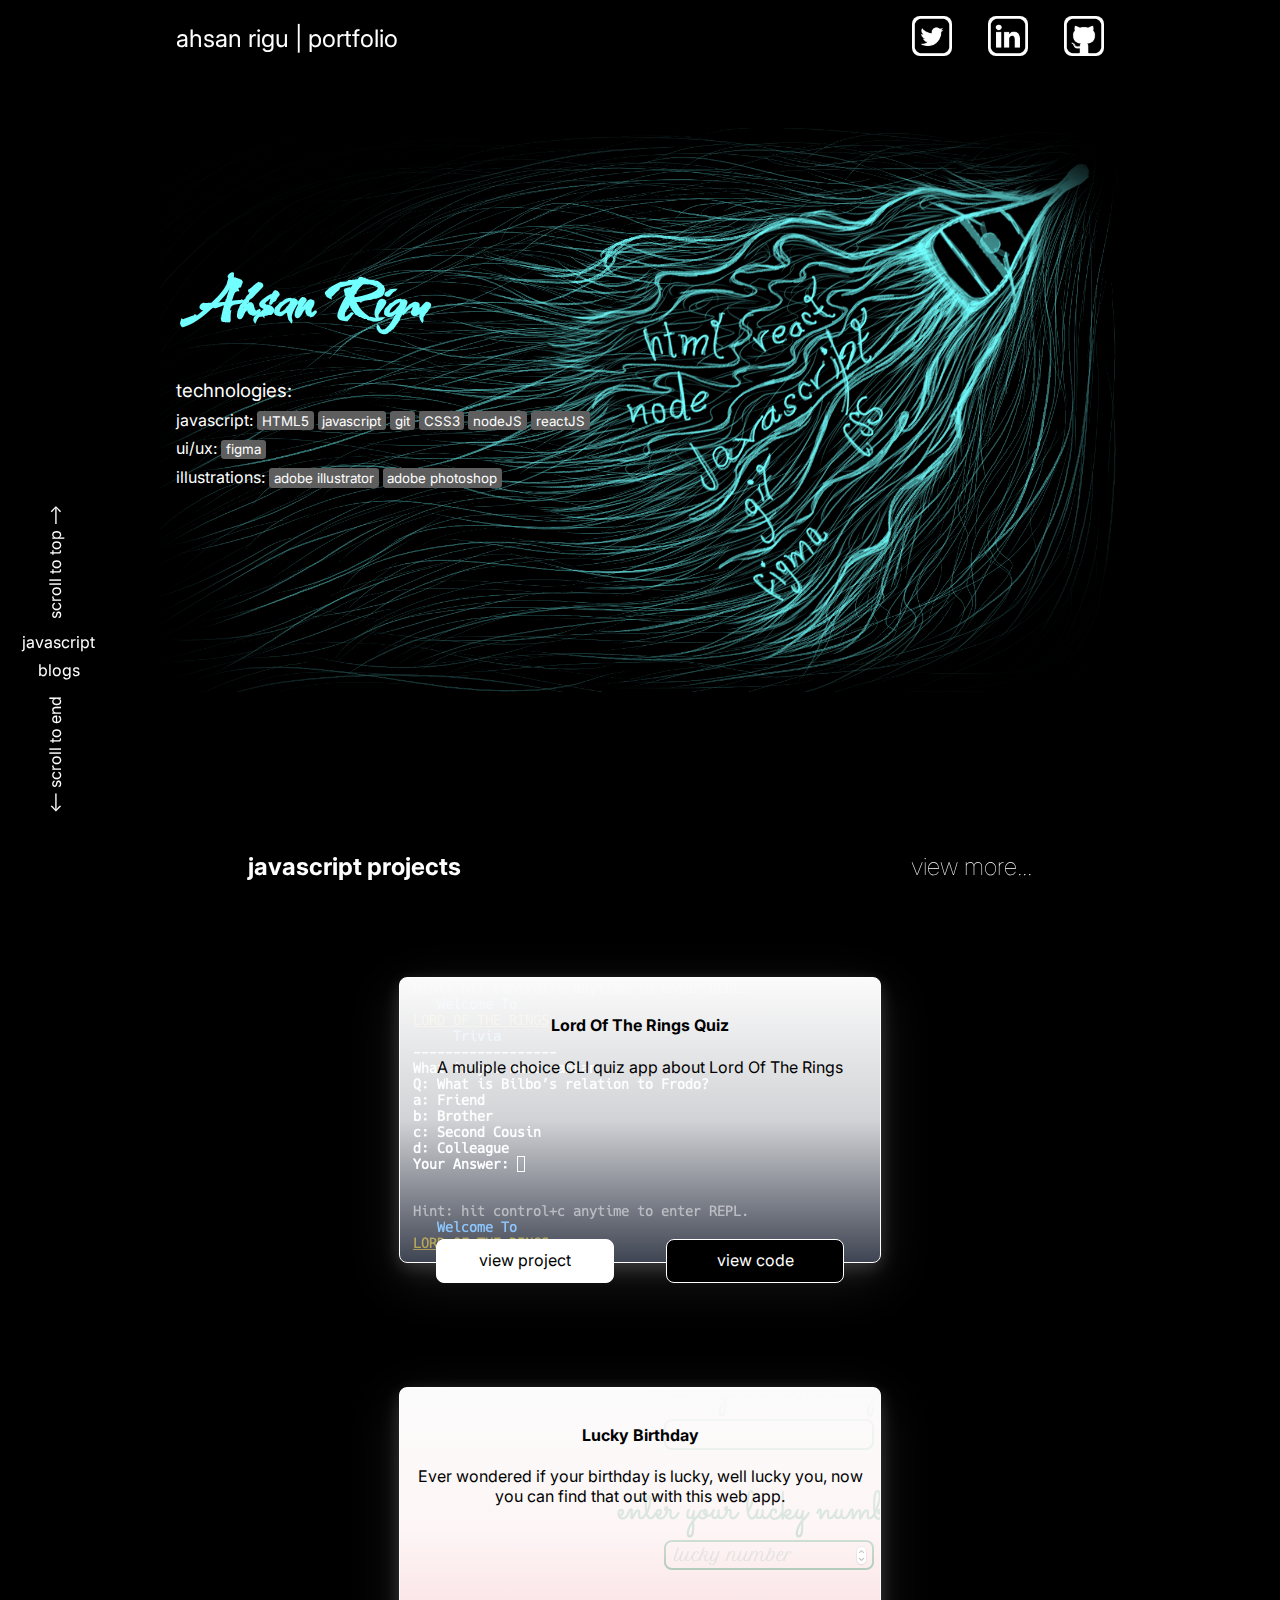
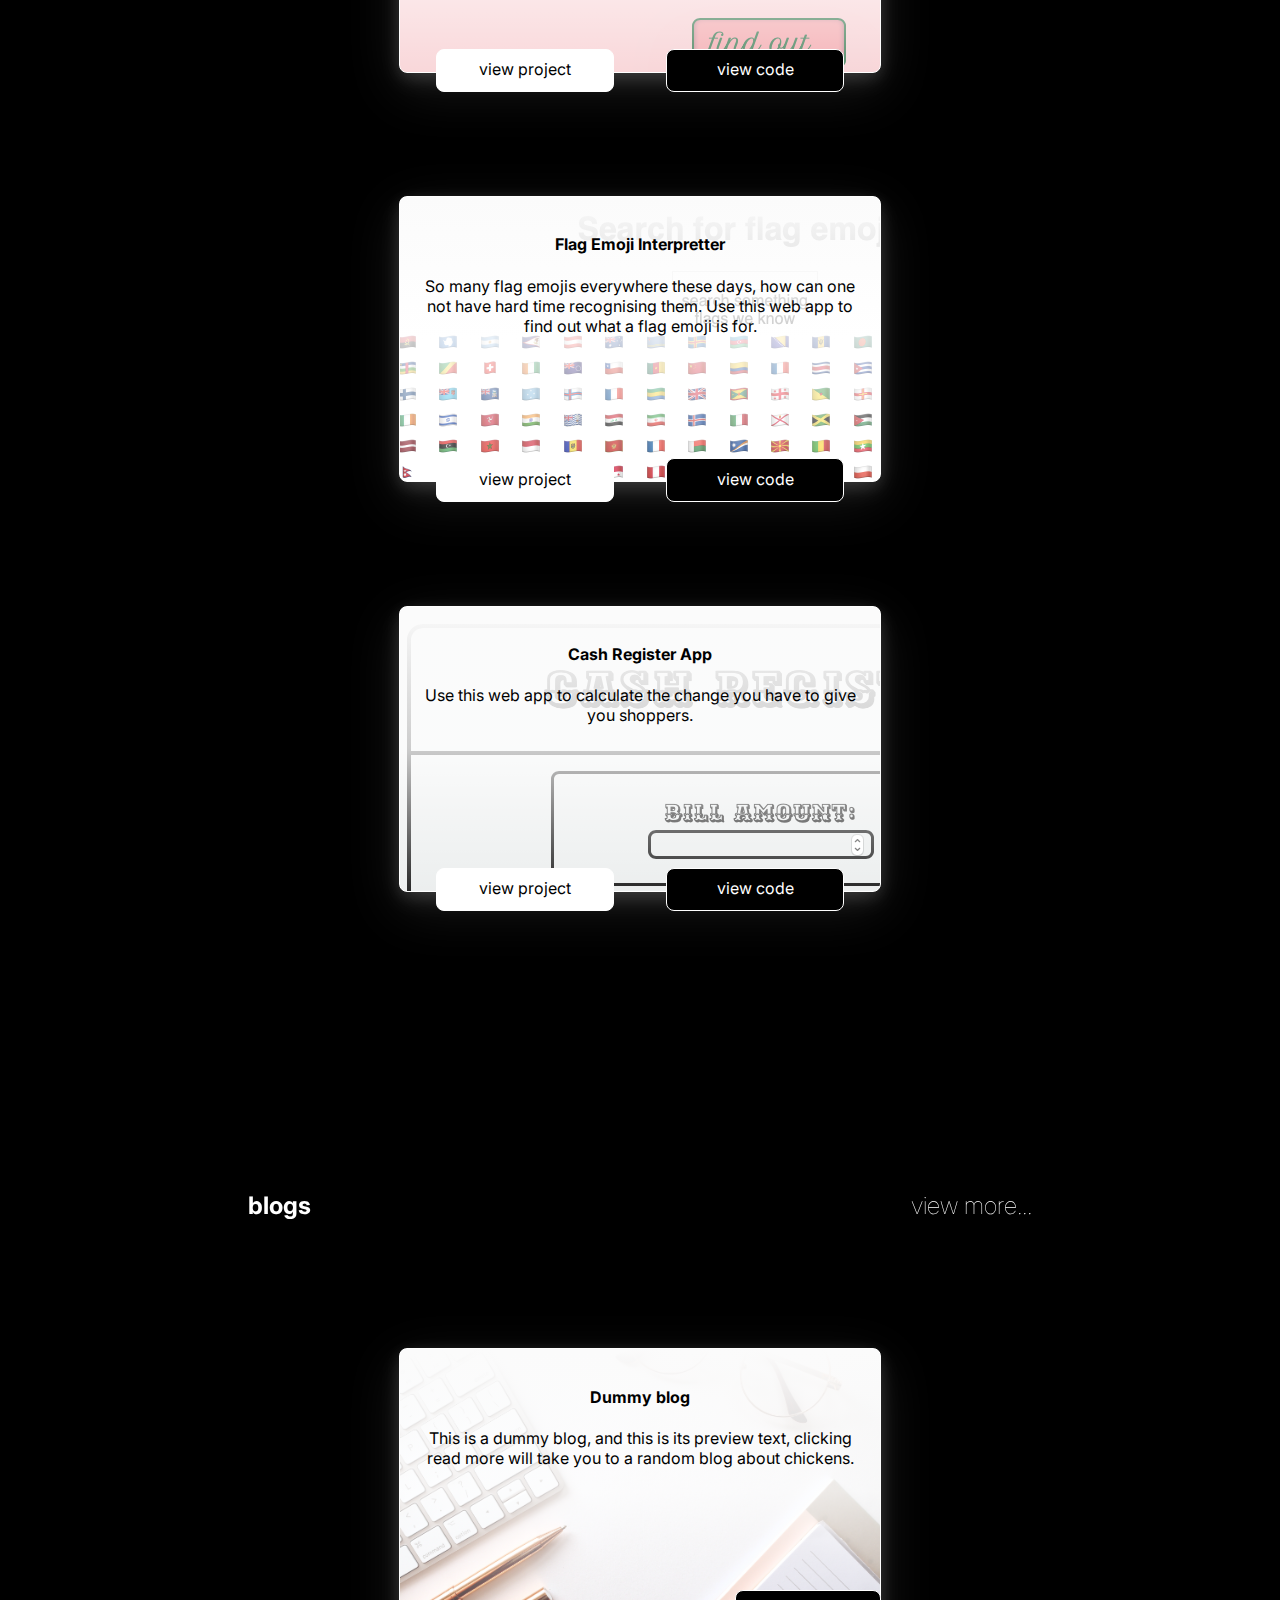
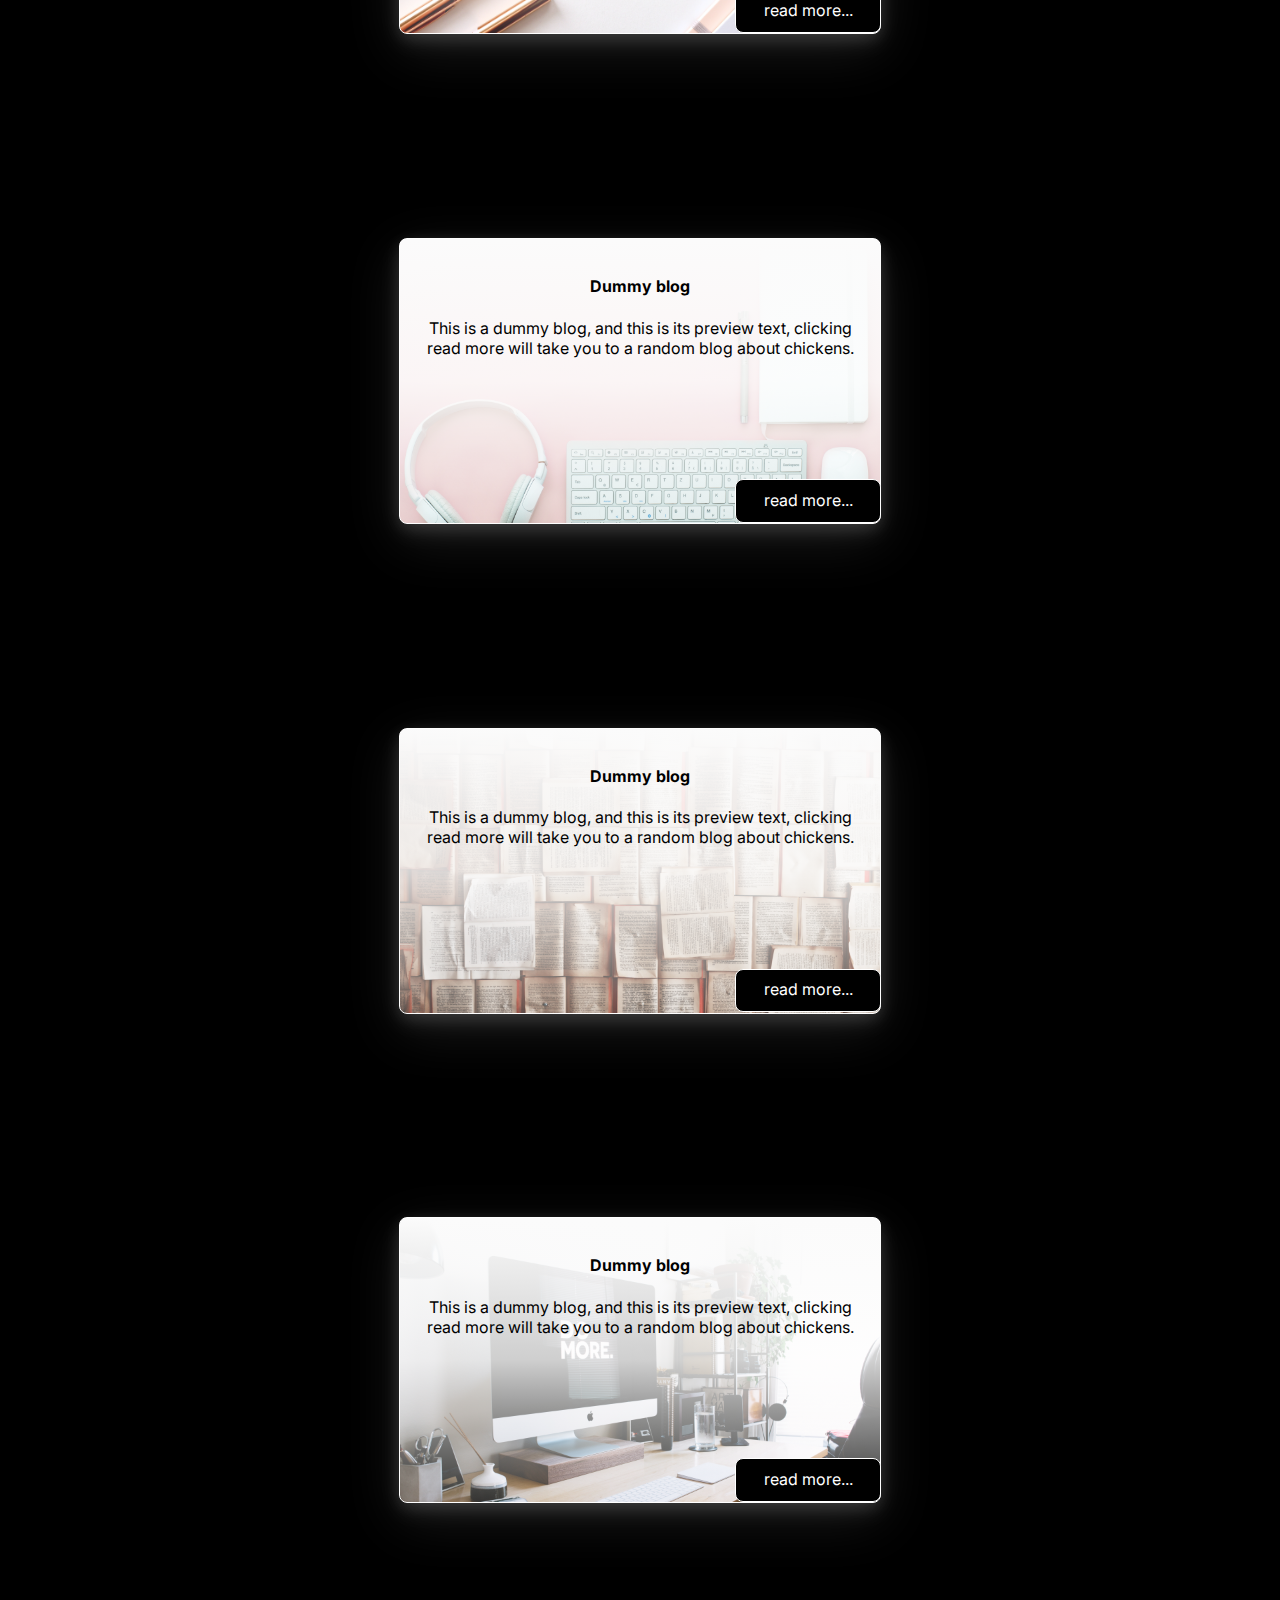
<file: index.html>
<!DOCTYPE html>
<html lang="en">
<head>
    <meta charset="UTF-8">
    <meta http-equiv="X-UA-Compatible" content="IE=edge">
    <meta name="viewport" content="width=device-width, initial-scale=1.0">
    <title>ahsan rigu | portfolio</title>
    <link rel="stylesheet" href="styles.css">
</head>
<body>
    <div id="top-scroll" class="scroll-assist"></div>
    <header class="top-bar container" id="top-scroll">
        <div class="container">
            <span class="brand button">ahsan rigu | portfolio</span>
            <span class="social-list">
                <ul class="list-no-bullets">
                    <li class="socials list-item-inline">
                        <a href="https://twitter.com/ahsan_coding" target="_blank">
                            <img src="Assets/twitter-logo.png" alt="twitter" >
                        </a>
                    </li>
                    <li class="socials list-item-inline">
                        <a href="https://www.linkedin.com/in/ahsan-rigu-b53621242/" target="_blank">
                            <img src="Assets/in-logo.png" alt="linkedin" >
                        </a>
                    </li>
                    <li class="socials list-item-inline">
                        <a href="https://github.com/ahsan-rigu" target="_blank">
                            <img src="Assets/github-logo.png" alt="github" >
                        </a>
                    </li>
                </ul>
            </span>     
        </div>
    </header>

    <nav class="nav-bar">
        <ul class="list-no-bullets">
            <li class="nav-pill-upwards nav-pill">
                <a href="#top-scroll">scroll to top --></a>
            </li>                   
            <li class="nav-pill">
                <a href="#javascript-scroll">javascript</a>
            </li>
            <li class="nav-pill">
                <a href="#blogs-scroll">blogs</a>
            </li>
            <!-- <li class="nav-pill">
                illustrations
            </li> -->
            <li class="nav-pill-downwards nav-pill">
                <a href="#footer-scroll"><-- scroll to end</a>
            </li>
        </ul>


    </nav>
    <div class="hero" style="background-image: url('/Assets/background-hero.png');">
        <div class="hero-info card">
            <h2 class="name">Ahsan Rigu</h2>
            <h3>technologies:</h3>
            <div class="tech-list">
                javascript:
                <span>
                    <ul class="list-no-bullets">
                        <li class="list-item-inline tech-pill">HTML5</li>
                        <li class="list-item-inline tech-pill">javascript</li>
                        <li class="list-item-inline tech-pill">git</li>
                        <li class="list-item-inline tech-pill">CSS3</li>
                        <li class="list-item-inline tech-pill">nodeJS</li>
                        <li class="list-item-inline tech-pill">reactJS</li>
                    </ul>
                </span>
            </div>
            <div class="tech-list">
                ui/ux:
                <span>
                    <ul class="list-no-bullets">
                        <li class="list-item-inline tech-pill">figma</li>
                    </ul>
                </span>
            </div>
            <div class="tech-list">
                illustrations:
                <span>
                    <ul class="list-no-bullets">
                        <li class="list-item-inline tech-pill">adobe illustrator</li>
                        <li class="list-item-inline tech-pill">adobe photoshop</li>
                    </ul>
                </span>
            </div>
            <!-- <button class="button button-secondary">
                ABOUT ME
            </button> -->
            
        
        </div>
        <div class="hero-graphics">

        </div>
    </div>
    
    <div class="project-overview">
        <div  id="javascript-scroll" class="scroll-assist"></div>
        <div class="javascript-projects">
            <h2 class="projects-heading">javascript projects <a class="view-more" href="/projects.html">view more...</a></h2>
            
            <section class="project-card">
                <div class="project-card-body" style="background-image: linear-gradient(to bottom, rgb(251, 251, 251), rgba(255, 255, 255, 0.8),  rgba(255, 255, 255, 0.151)),url('/Assets/project-images/lotr-quiz-cover.png');">
                    <h4>Lord Of The Rings Quiz</h4>
                    <p>A muliple choice CLI quiz app about Lord Of The Rings</p>
                </div>
                <div class="project-card-buttons">
                    <a class="button-primary button" href="https://replit.com/@ahsanrigu/markTwo?v=1" target="_blank">
                        view project
                    </a>
                    <a class="button-secondary button" href="https://replit.com/@ahsanrigu/markTwo#index.js" target="_blank">
                        view code
                    </a>

                </div>
            </section>

            <section class="project-card">
                <div class="project-card-body" style="background-image: linear-gradient(to bottom, rgb(251, 251, 251), rgba(255, 255, 255, 0.8),  rgba(255, 255, 255, 0.151)),url('/Assets/project-images/lucky-birthday-cover.png');">
                    <h4>Lucky Birthday</h4>
                    <p>Ever wondered if your birthday is lucky, well lucky you, now you can find that out with this web app.</p>
                </div>
                <div class="project-card-buttons">
                    <a class="button-primary button" href="https://lucky-birthday-ahsan.netlify.app" target="_blank">
                        view project
                    </a>
                    <a class="button-secondary button" href="https://github.com/ahsan-rigu/lucky-birthday-neog" target="_blank">
                        view code
                    </a>
                </div>
            </section>

            <section class="project-card">
                <div class="project-card-body" style="background-image: linear-gradient(to bottom, rgb(251, 251, 251), rgba(255, 255, 255, 0.8),  rgba(255, 255, 255, 0.151)),url('/Assets/project-images/flag-emoji-interpretor.png');">
                    <h4>Flag Emoji Interpretter</h4>
                    <p>So many flag emojis everywhere these days, how can one not have hard time recognising them. Use this web app to find out what a flag emoji is for.</p>
                </div>
                <div class="project-card-buttons">
                    <a class="button-primary button" href="https://y7l9hk.csb.app/" target="_blank">
                        view project
                    </a>
                    <a class="button-secondary button" href="https://codesandbox.io/s/flag-emoji-interpreter-neog-y7l9hk" target="_blank">
                        view code
                    </a>
                </div>
            </section>

            <section class="project-card">
                <div class="project-card-body" style="background-image: linear-gradient(to bottom, rgb(251, 251, 251), rgba(255, 255, 255, 0.8),  rgba(255, 255, 255, 0.151)),url('/Assets/project-images/cash-register.png');">
                    <h4>Cash Register App</h4>
                    <p>Use this web app to calculate the change you have to give you shoppers.</p>
                </div>
                <div class="project-card-buttons">
                    <a class="button-primary button" href="https://cash-register-ahsan.netlify.app" target="_blank">
                        view project
                    </a>
                    <a class="button-secondary button" href="https://github.com/ahsan-rigu/cash-register-neog" target="_blank">
                        view code
                    </a>
                </div>
            </section>

        </div>
        <div  id="blogs-scroll" class="scroll-assist"></div>
        <div class="blog-projects">
            <h2 class="projects-heading">blogs<a class="view-more" href="/blogs.html">view more...</a></h2>
            
            <section class="blogs-card">
                <div class="blogs-card-body" style="background-image: linear-gradient(to bottom, rgb(251, 251, 251), rgba(255, 255, 255, 0.8),  rgba(255, 255, 255, 0.15)),url('/Assets/project-images/blog-1.jpg');">
                    <h4>Dummy blog </h4>
                    <p>This is a dummy blog, and this is its preview text, clicking read more will take you to a random blog about chickens.</p>
                </div>
                <div class="blogs-card-buttons">
                    <a class="button-secondary button" href="https://www.tillysnest.com/2018/03/salmonella-backyard-chickens/" target="_blank">
                        read more...
                    </a>
                </div>
            </section>
            
            <section class="blogs-card">
                <div class="blogs-card-body" style="background-image: linear-gradient(to bottom, rgb(251, 251, 251), rgba(255, 255, 255, 0.8),  rgba(255, 255, 255, 0.15)),url('/Assets/project-images/blog-2.jpg');">
                    <h4>Dummy blog </h4>
                    <p>This is a dummy blog, and this is its preview text, clicking read more will take you to a random blog about chickens.</p>
                </div>
                <div class="blogs-card-buttons">
                    <a class="button-secondary button" href="https://www.tillysnest.com/2018/03/salmonella-backyard-chickens/" target="_blank">
                        read more...
                    </a>
                </div>
            </section>
            <section class="blogs-card">
                <div class="blogs-card-body" style="background-image: linear-gradient(to bottom, rgb(251, 251, 251), rgba(255, 255, 255, 0.8),  rgba(255, 255, 255, 0.15)),url('/Assets/project-images/blog-3.jpg');">
                    <h4>Dummy blog </h4>
                    <p>This is a dummy blog, and this is its preview text, clicking read more will take you to a random blog about chickens.</p>
                </div>
                <div class="blogs-card-buttons">
                    <a class="button-secondary button" href="https://www.tillysnest.com/2018/03/salmonella-backyard-chickens/" target="_blank">
                        read more...
                    </a>
                </div>
            </section>

            <section class="blogs-card">
                <div class="blogs-card-body" style="background-image: linear-gradient(to bottom, rgb(251, 251, 251), rgba(255, 255, 255, 0.8),  rgba(255, 255, 255, 0.151)),url('/Assets/project-images/blog-4.jpg');">
                    <h4>Dummy blog </h4>
                    <p>This is a dummy blog, and this is its preview text, clicking read more will take you to a random blog about chickens.</p>
                </div>
                <div class="blogs-card-buttons">
                    <a class="button-secondary button" href="https://www.tillysnest.com/2018/03/salmonella-backyard-chickens/" target="_blank">
                        read more...
                    </a>
                </div>
            </section>
        </div>
        
        <!-- <div class="illustration-projects">
            <h2 class="projects-heading">illustrations</h2>
            <button class="button-secondary">VIEW MORE</button>
        </div> -->

    </div>
    <footer class="footer" id="footer-scroll">
           
    </footer>
</body>
</html>
</file>
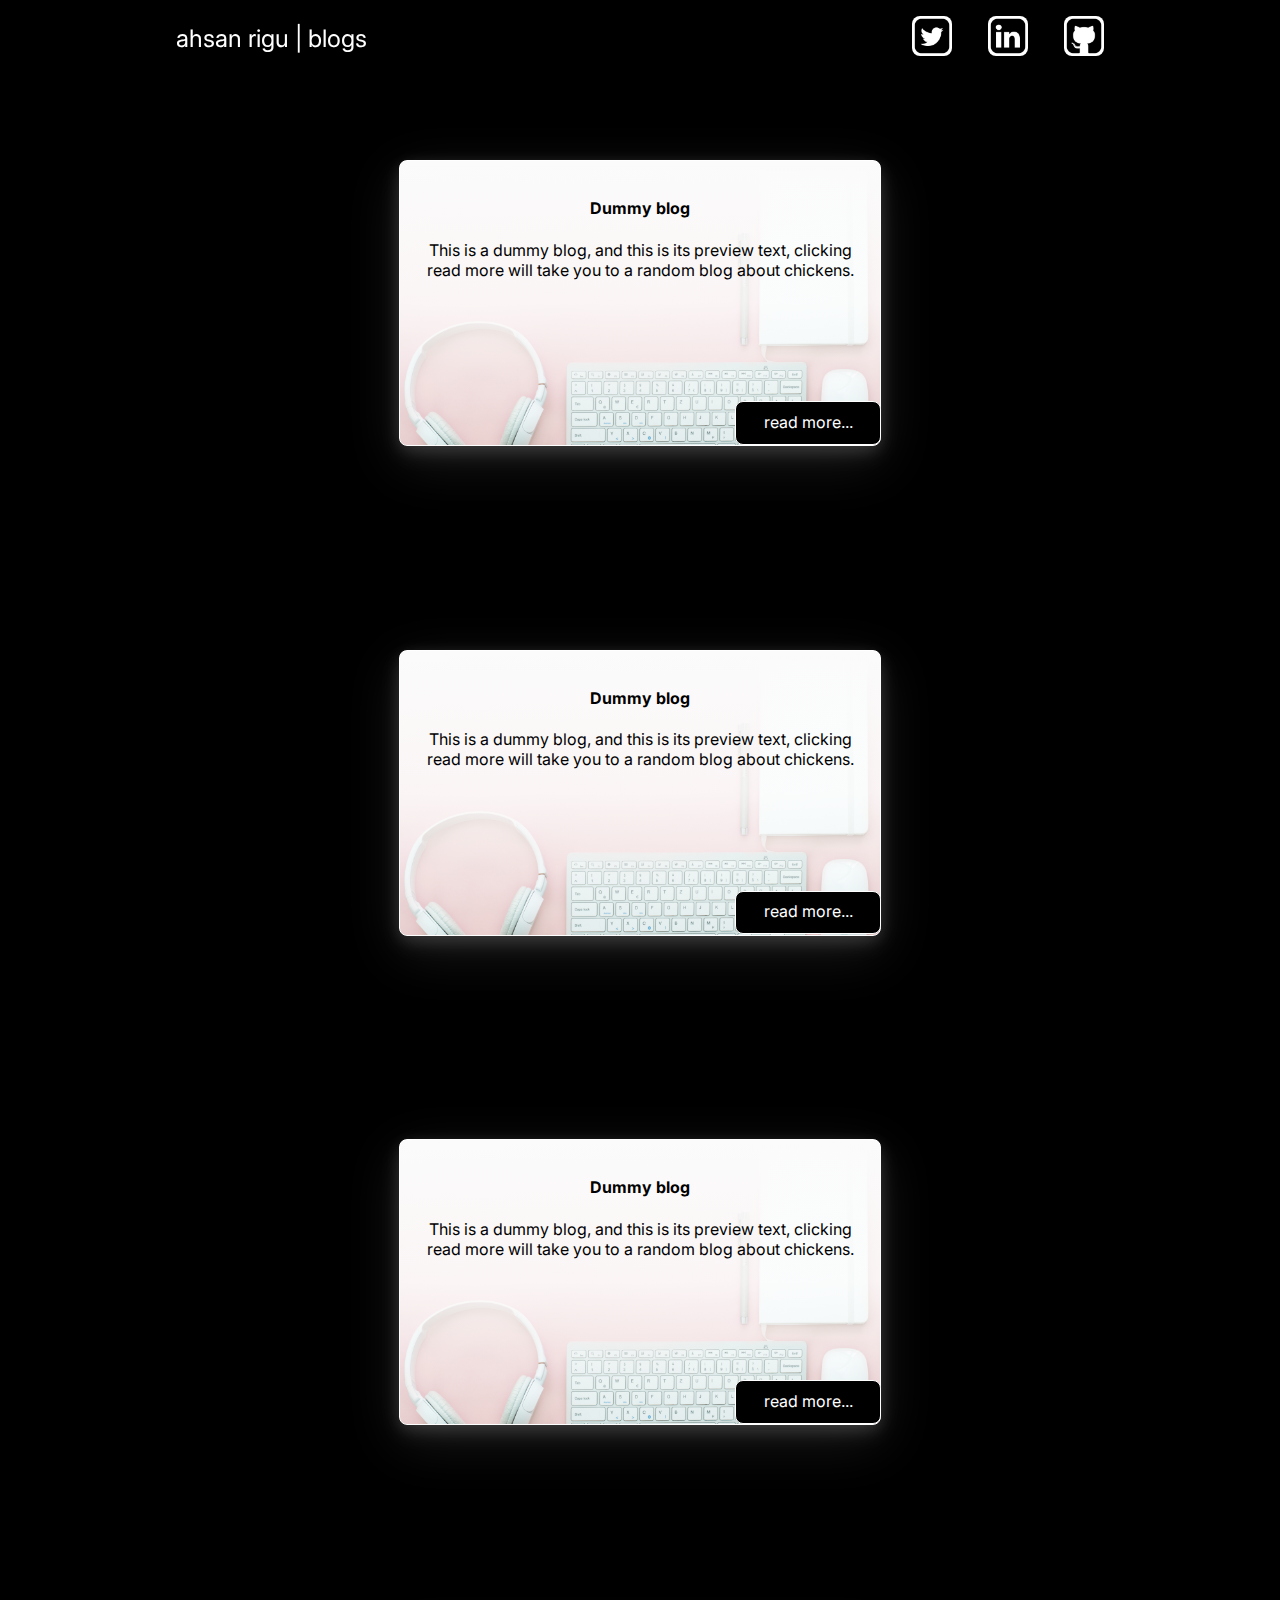
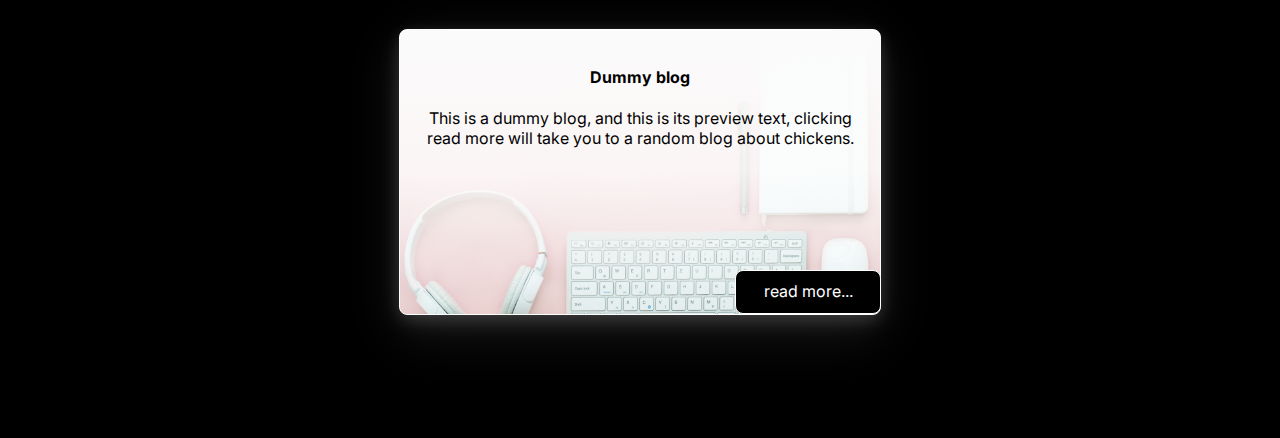
<file: blogs.html>
<!DOCTYPE html>
<html lang="en">
<head>
    <meta charset="UTF-8">
    <meta http-equiv="X-UA-Compatible" content="IE=edge">
    <meta name="viewport" content="width=device-width, initial-scale=1.0">
    <title>ahsan rigu | blogs</title>
    <link rel="stylesheet" href="styles.css">
</head>
<body>
    <header class="top-bar container" id="top-scroll">
        <div class="container">
            <span class="brand button">ahsan rigu | blogs</span>
            <span class="social-list">
                <ul class="list-no-bullets">
                    <li class="socials list-item-inline">
                        <a href="https://twitter.com/ahsan_coding" target="_blank">
                            <img src="Assets/twitter-logo.png" alt="twitter" >
                        </a>
                    </li>
                    <li class="socials list-item-inline">
                        <a href="https://www.linkedin.com/in/ahsan-rigu-b53621242/" target="_blank">
                            <img src="Assets/in-logo.png" alt="linkedin" >
                        </a>
                    </li>
                    <li class="socials list-item-inline">
                        <a href="https://github.com/ahsan-rigu" target="_blank">
                            <img src="Assets/github-logo.png" alt="github"  >
                        </a>
                    </li>
                </ul>
            </span>     
        </div>
    </header>

    <div class="project-overview">
    <div class="blog-projects">
    <section class="blogs-card">
        <div class="blogs-card-body" style="background-image: linear-gradient(to bottom, rgb(251, 251, 251), rgba(255, 255, 255, 0.8),  rgba(255, 255, 255, 0.15)),url('/Assets/project-images/blog-2.jpg');">
            <h4>Dummy blog </h4>
            <p>This is a dummy blog, and this is its preview text, clicking read more will take you to a random blog about chickens.</p>
        </div>
        <div class="blogs-card-buttons">
            <a class="button-secondary button" href="https://www.tillysnest.com/2018/03/salmonella-backyard-chickens/" target="_blank">
                read more...
            </a>
        </div>
    </section>
    <section class="blogs-card">
        <div class="blogs-card-body" style="background-image: linear-gradient(to bottom, rgb(251, 251, 251), rgba(255, 255, 255, 0.8),  rgba(255, 255, 255, 0.15)),url('/Assets/project-images/blog-2.jpg');">
            <h4>Dummy blog </h4>
            <p>This is a dummy blog, and this is its preview text, clicking read more will take you to a random blog about chickens.</p>
        </div>
        <div class="blogs-card-buttons">
            <a class="button-secondary button" href="https://www.tillysnest.com/2018/03/salmonella-backyard-chickens/" target="_blank">
                read more...
            </a>
        </div>
    </section>
    <section class="blogs-card">
        <div class="blogs-card-body" style="background-image: linear-gradient(to bottom, rgb(251, 251, 251), rgba(255, 255, 255, 0.8),  rgba(255, 255, 255, 0.15)),url('/Assets/project-images/blog-2.jpg');">
            <h4>Dummy blog </h4>
            <p>This is a dummy blog, and this is its preview text, clicking read more will take you to a random blog about chickens.</p>
        </div>
        <div class="blogs-card-buttons">
            <a class="button-secondary button" href="https://www.tillysnest.com/2018/03/salmonella-backyard-chickens/" target="_blank">
                read more...
            </a>
        </div>
    </section>
    <section class="blogs-card">
        <div class="blogs-card-body" style="background-image: linear-gradient(to bottom, rgb(251, 251, 251), rgba(255, 255, 255, 0.8),  rgba(255, 255, 255, 0.15)),url('/Assets/project-images/blog-2.jpg');">
            <h4>Dummy blog </h4>
            <p>This is a dummy blog, and this is its preview text, clicking read more will take you to a random blog about chickens.</p>
        </div>
        <div class="blogs-card-buttons">
            <a class="button-secondary button" href="https://www.tillysnest.com/2018/03/salmonella-backyard-chickens/" target="_blank">
                read more...
            </a>
        </div>
    </section>
</div>

    
</body>
</html>
</file>
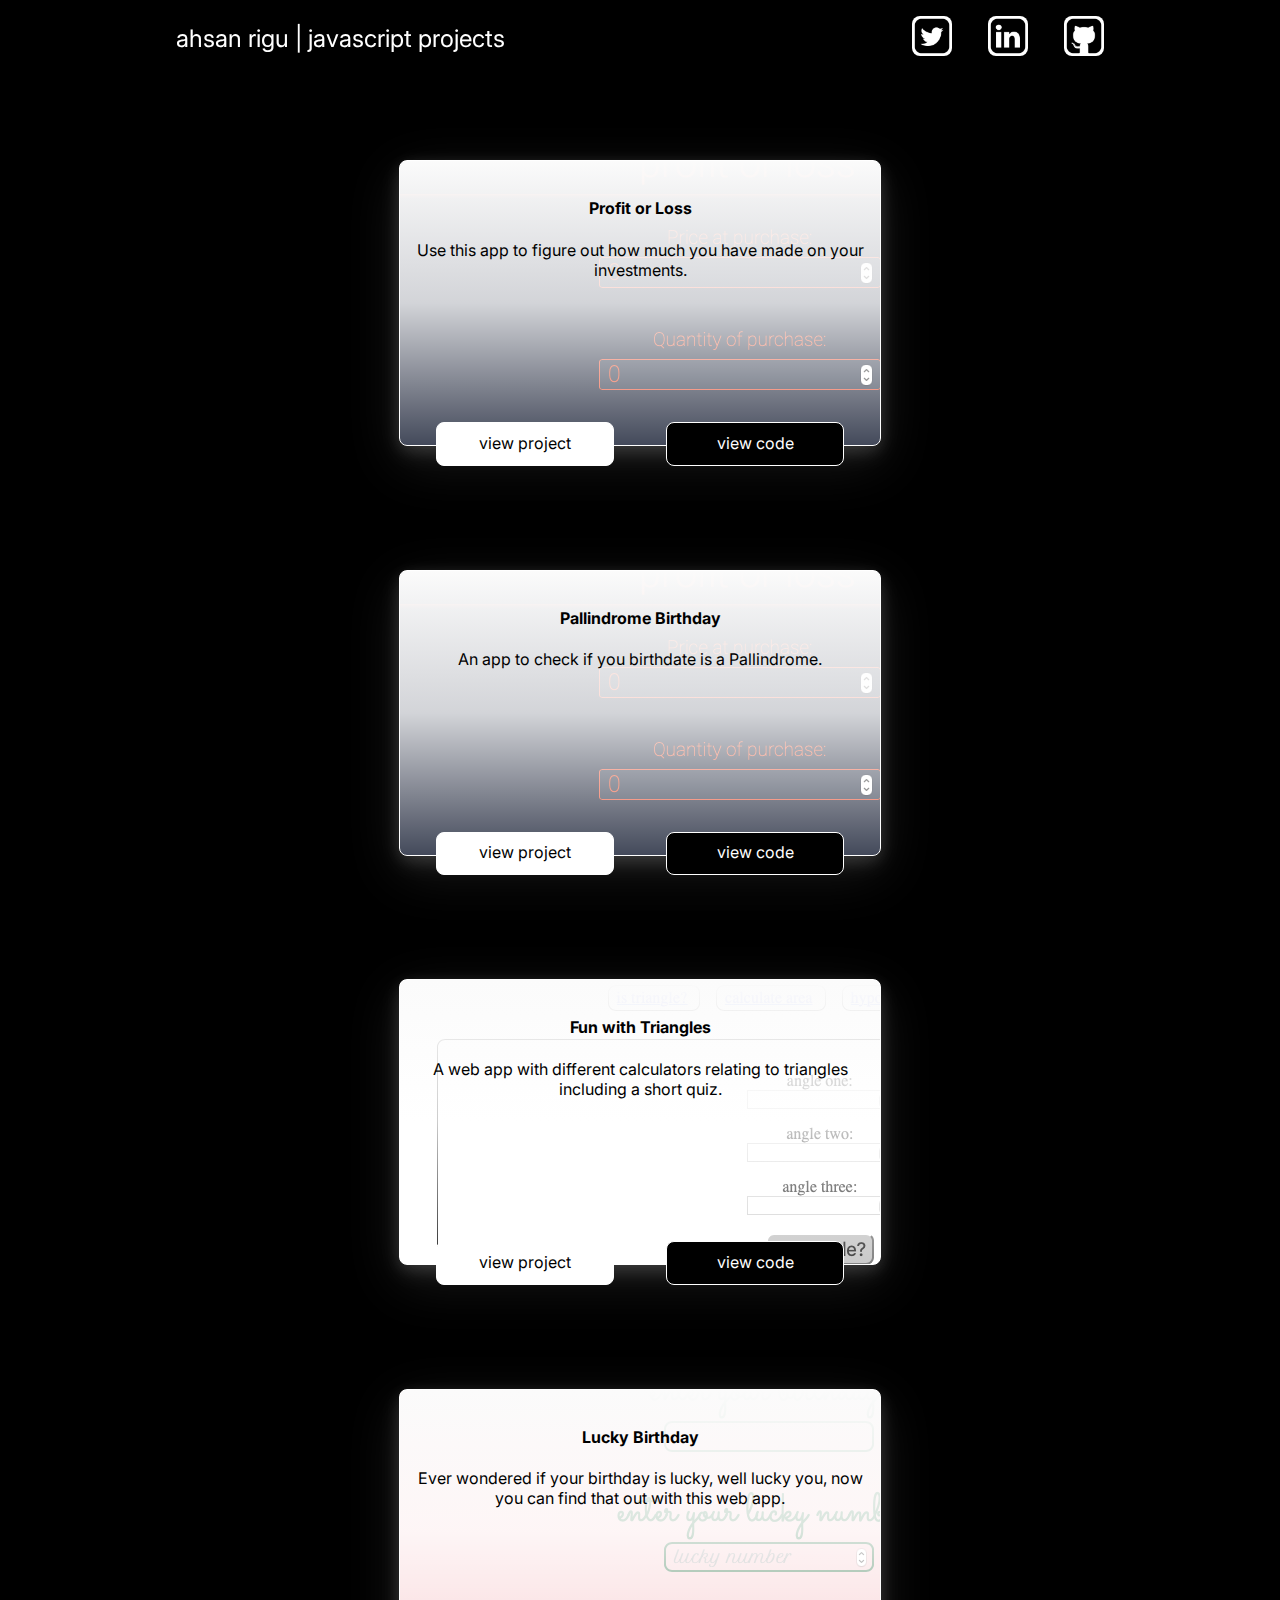
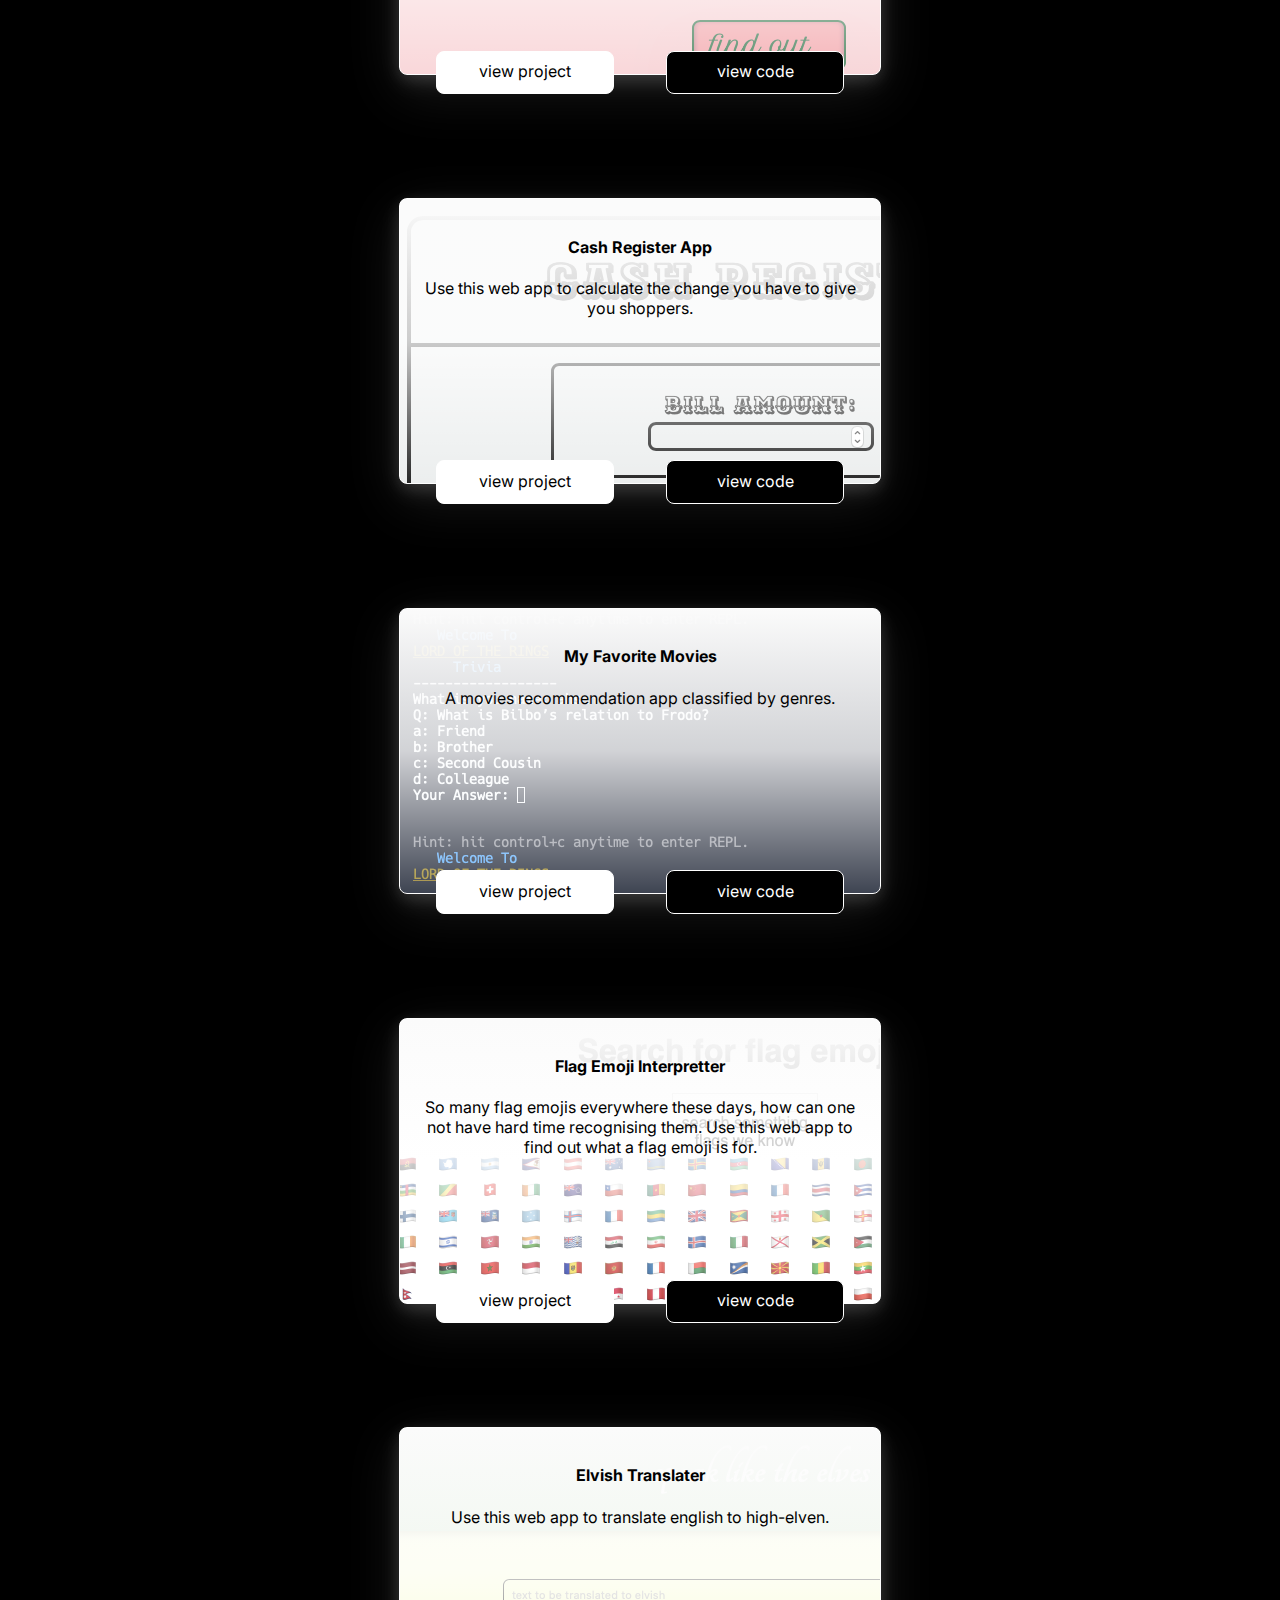
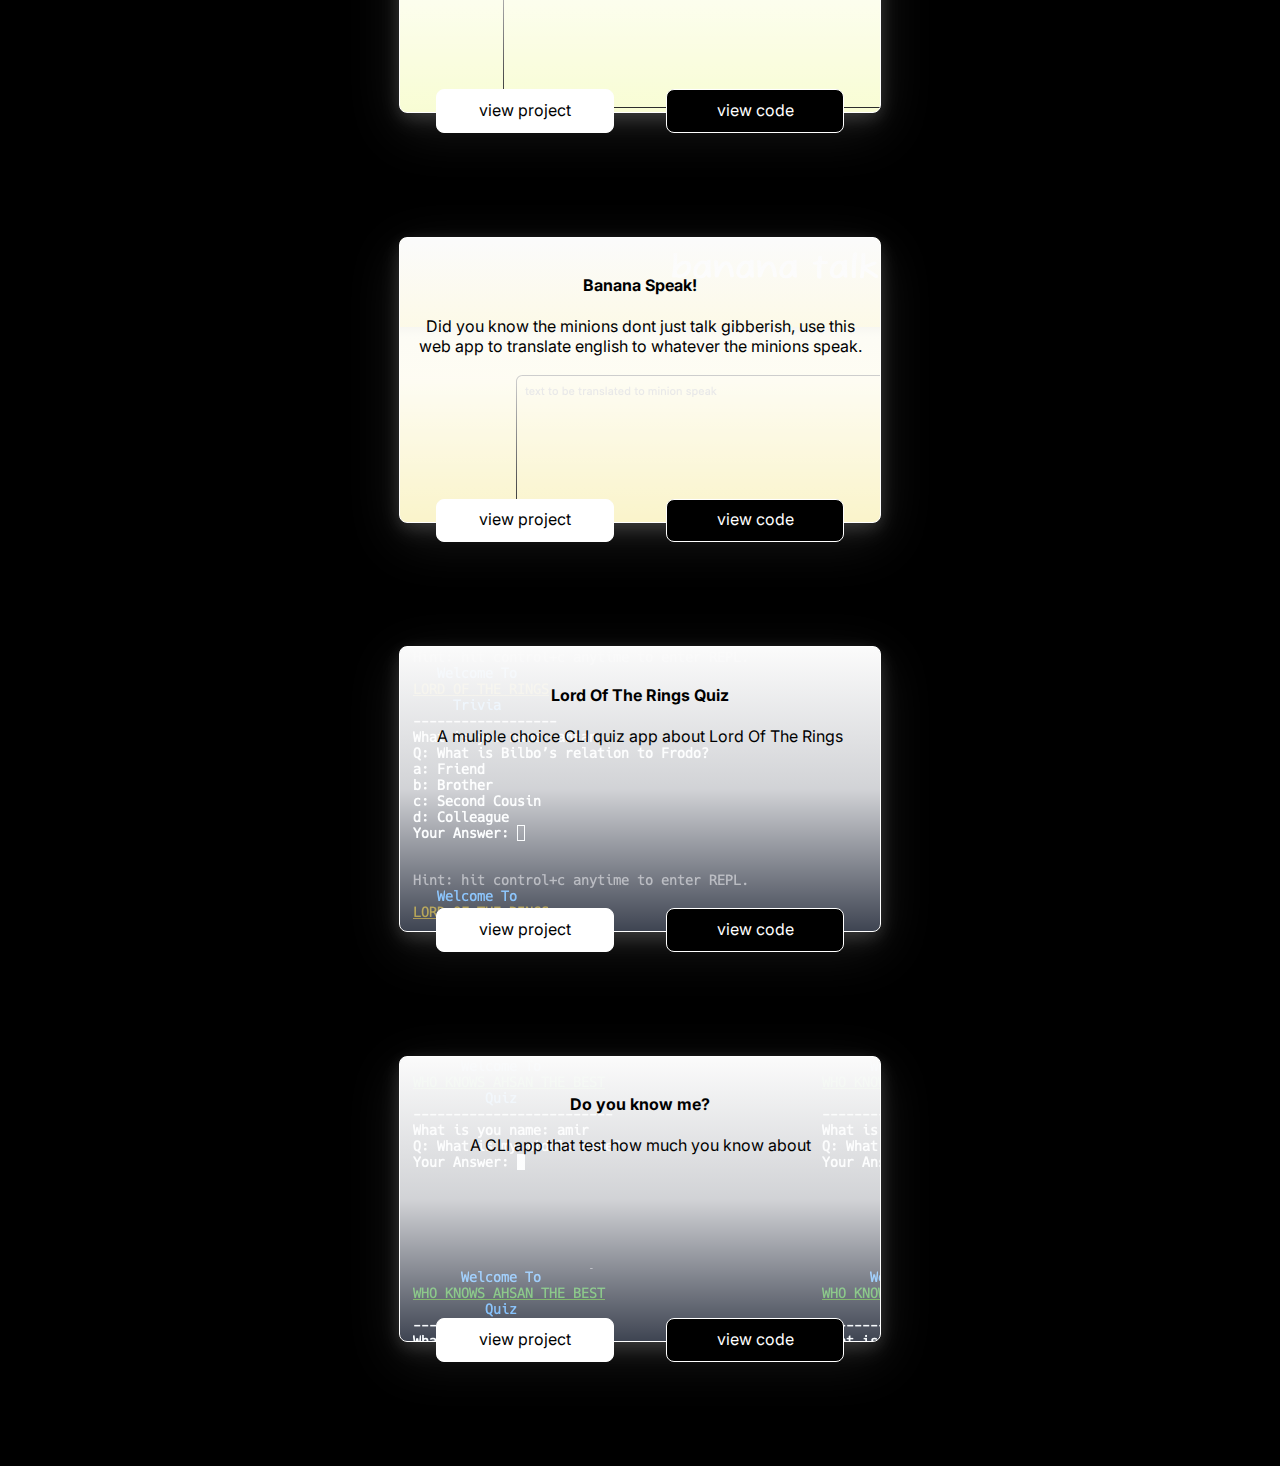
<file: projects.html>
<!DOCTYPE html>
<html lang="en">
<head>
    <meta charset="UTF-8">
    <meta http-equiv="X-UA-Compatible" content="IE=edge">
    <meta name="viewport" content="width=device-width, initial-scale=1.0">
    <title>ahsan rigu | javascript</title>
    <link rel="stylesheet" href="styles.css">
</head>
<body>
    <header class="top-bar container">
        <div class="container">
            <span class="brand button">ahsan rigu | javascript projects</span>
            <span class="social-list">
                <ul class="list-no-bullets">
                    <li class="socials list-item-inline">
                        <a href="https://twitter.com/ahsan_coding" target="_blank">
                            <img src="Assets/twitter-logo.png" alt="twitter" >
                        </a>
                    </li>
                    <li class="socials list-item-inline">
                        <a href="https://www.linkedin.com/in/ahsan-rigu-b53621242/" target="_blank">
                            <img src="Assets/in-logo.png" alt="linkedin" >
                        </a>
                    </li>
                    <li class="socials list-item-inline">
                        <a href="https://github.com/ahsan-rigu" target="_blank">
                            <img src="Assets/github-logo.png" alt="github" >
                        </a>
                    </li>
                </ul>
            </span>     
        </div>
    </header>

    <section class="project-card">
        <div class="project-card-body" style="background-image: linear-gradient(to bottom, rgb(251, 251, 251), rgba(255, 255, 255, 0.8),  rgba(255, 255, 255, 0.151)),url('/Assets/project-images/profit-loss.png');">
            <h4>Profit or Loss</h4>
            <p>Use this app to figure out how much you have made on your investments.</p>
        </div>
        <div class="project-card-buttons">
            <a class="button-primary button" href="https://profit-or-loss-ahsan.netlify.app" target="_blank">
                view project
            </a>
            <a class="button-secondary button" href="https://github.com/ahsan-rigu/profit-or-loss-calculator-neog" target="_blank">
                view code
            </a>
        </div>
        <div class="projects-card-info">
        </div>
    </section>

    <section class="project-card">
        <div class="project-card-body" style="background-image: linear-gradient(to bottom, rgb(251, 251, 251), rgba(255, 255, 255, 0.8),  rgba(255, 255, 255, 0.151)),url('/Assets/project-images/profit-loss.png');">
            <h4>Pallindrome Birthday</h4>
            <p>An app to check if you birthdate is a Pallindrome.</p>
        </div>
        <div class="project-card-buttons">
            <a class="button-primary button" href="https://pallindrome-ahsan.netlify.app" target="_blank">
                view project
            </a>
            <a class="button-secondary button" href="https://github.com/ahsan-rigu/palindrome-birthday-neog"target="_blank">
                view code
            </a>
        </div>
        <div class="projects-card-info">
        </div>
    </section>

    <section class="project-card">
        <div class="project-card-body" style="background-image: linear-gradient(to bottom, rgb(251, 251, 251), rgba(255, 255, 255, 0.8),  rgba(255, 255, 255, 0.151)),url('/Assets/project-images/fun-with-triangles.png');">
            <h4>Fun with Triangles</h4>
            <p>A web app with different calculators relating to triangles including a short quiz.</p>
        </div>
        <div class="project-card-buttons">
            <a class="button-primary button" href="https://fun-with-triangles-ahsan.netlify.app" target="_blank">
                view project
            </a>
            <a class="button-secondary button" href="https://github.com/ahsan-rigu/fun-with-triangles-neog" target="_blank">
                view code
            </a>
        </div>
        <div class="projects-card-info">
        </div>
    </section>

    <section class="project-card">
        <div class="project-card-body" style="background-image: linear-gradient(to bottom, rgb(251, 251, 251), rgba(255, 255, 255, 0.8),  rgba(255, 255, 255, 0.151)),url('/Assets/project-images/lucky-birthday-cover.png');">
            <h4>Lucky Birthday</h4>
            <p>Ever wondered if your birthday is lucky, well lucky you, now you can find that out with this web app.</p>
        </div>
        <div class="project-card-buttons">
            <a class="button-primary button" href="https://lucky-birthday-ahsan.netlify.app" target="_blank">
                view project
            </a>
            <a class="button-secondary button" href="https://github.com/ahsan-rigu/lucky-birthday-neog" target="_blank">
                view code
            </a>
        </div>
        <div class="projects-card-info">
        </div>
    </section>

    <section class="project-card">
        <div class="project-card-body" style="background-image: linear-gradient(to bottom, rgb(251, 251, 251), rgba(255, 255, 255, 0.8),  rgba(255, 255, 255, 0.151)),url('/Assets/project-images/cash-register.png');">
            <h4>Cash Register App</h4>
            <p>Use this web app to calculate the change you have to give you shoppers.</p>
        </div>
        <div class="project-card-buttons">
            <a class="button-primary button" href="https://cash-register-ahsan.netlify.app" target="_blank">
                view project
            </a>
            <a class="button-secondary button" href="https://github.com/ahsan-rigu/cash-register-neog" target="_blank">
                view code
            </a>
        </div>
        <div class="projects-card-info">
        </div>
    </section>

    <section class="project-card">
        <div class="project-card-body" style="background-image: linear-gradient(to bottom, rgb(251, 251, 251), rgba(255, 255, 255, 0.8),  rgba(255, 255, 255, 0.151)),url('/Assets/project-images/lotr-quiz-cover.png');">
            <h4>My Favorite Movies</h4>
            <p>A movies recommendation app classified by genres.</p>
        </div>
        <div class="project-card-buttons">
            <a class="button-primary button" href="https://i9ps9b.csb.app/" target="_blank">
                view project
            </a>
            <a class="button-secondary button" href="https://codesandbox.io/s/goodmovies-neog-i9ps9b?file=/src/App.js" target="_blank">
                view code
            </a>
        </div>
        <div class="projects-card-info">
        </div>
    </section>

    <section class="project-card">
        <div class="project-card-body" style="background-image: linear-gradient(to bottom, rgb(251, 251, 251), rgba(255, 255, 255, 0.8),  rgba(255, 255, 255, 0.151)),url('/Assets/project-images/flag-emoji-interpretor.png');">
            <h4>Flag Emoji Interpretter</h4>
            <p>So many flag emojis everywhere these days, how can one not have hard time recognising them. Use this web app to find out what a flag emoji is for.</p>
        </div>
        <div class="project-card-buttons">
            <a class="button-primary button" href="https://y7l9hk.csb.app/" target="_blank">
                view project
            </a>
            <a class="button-secondary button" href="https://codesandbox.io/s/flag-emoji-interpreter-neog-y7l9hk" target="_blank">
                view code
            </a>
        </div>
        <div class="projects-card-info">
        </div>
    </section>

    <section class="project-card">
        <div class="project-card-body" style="background-image: linear-gradient(to bottom, rgb(251, 251, 251), rgba(255, 255, 255, 0.8),  rgba(255, 255, 255, 0.151)),url('/Assets/project-images/elvish-translator.png');">
            <h4>Elvish Translater</h4>
            <p>Use this web app to translate english to high-elven.</p>
        </div>
        <div class="project-card-buttons">
            <a class="button-primary button" href="https://elvish-translator-ahsan.netlify.app" target="_blank">
                view project
            </a>
            <a class="button-secondary button" href="https://github.com/ahsan-rigu/elvis-translator-neog" target="_blank">
                view code
            </a>
        </div>
        <div class="projects-card-info">
        </div>
    </section>

    <section class="project-card">
        <div class="project-card-body" style="background-image: linear-gradient(to bottom, rgb(251, 251, 251), rgba(255, 255, 255, 0.8),  rgba(255, 255, 255, 0.151)),url('/Assets/project-images/banana-speak.png');">
            <h4>Banana Speak!</h4>
            <p>Did you know the minions dont just talk gibberish, use this web app to translate english to whatever the minions speak.</p>
        </div>
        <div class="project-card-buttons">
            <a class="button-primary button" href="https://banana-speak-ahsan.netlify.app" target="_blank">
                view project
            </a>
            <a class="button-secondary button" href="https://github.com/ahsan-rigu/banana-speak" target="_blank">
                view code
            </a>
        </div>
        <div class="projects-card-info">
        </div>
    </section>

    <section class="project-card">
        <div class="project-card-body" style="background-image: linear-gradient(to bottom, rgb(251, 251, 251), rgba(255, 255, 255, 0.8),  rgba(255, 255, 255, 0.151)),url('/Assets/project-images/lotr-quiz-cover.png');">
            <h4>Lord Of The Rings Quiz</h4>
            <p>A muliple choice CLI quiz app about Lord Of The Rings</p>
        </div>
        <div class="project-card-buttons">
            <a class="button-primary button" href="https://replit.com/@ahsanrigu/markTwo?v=1" target="_blank">
                view project
            </a>
            <a class="button-secondary button" href="https://replit.com/@ahsanrigu/markTwo#index.js" target="_blank">
                view code
            </a>
        </div>
        <div class="projects-card-info">
        </div>
    </section>

    <section class="project-card">
        <div class="project-card-body" style="background-image: linear-gradient(to bottom, rgb(251, 251, 251), rgba(255, 255, 255, 0.8),  rgba(255, 255, 255, 0.151)),url('/Assets/project-images/who-knows.png');">
            <h4>Do you know me?</h4>
            <p>A CLI app that test how much you know about</p>
        </div>
        <div class="project-card-buttons">
            <a class="button-primary button" href="https://replit.com/@ahsanrigu/MarkOne?v=1" target="_blank">
                view project
            </a>
            <a class="button-secondary button" href="https://replit.com/@ahsanrigu/MarkOne#index.js" target="_blank">
                view code
            </a>
        </div>
        <div class="projects-card-info">
        </div>
    </section>

    

</body>
</html>
</file>
<file: styles.css>
@import url('https://fonts.googleapis.com/css2?family=Inter:wght@100&display=swap');
@import url('https://fonts.googleapis.com/css2?family=Inter:wght@400&display=swap');
@import url('https://fonts.googleapis.com/css2?family=Inter:wght@700&display=swap');
@import url('https://fonts.googleapis.com/css2?family=Kolker+Brush&display=swap');

:root{
    --color-background:#000000;
    --color-grey: rgb(94, 94, 94);
    --color-secondary:#72FFFF;
    --color-accent: #F90716;
    --color-white: white;
    --color-offwhite:#EEF1FF;
}

body{
    margin: 0px;
    font-family: 'Inter', sans-serif;
    background-color: rgb(0, 0, 0);
    color: var(--color-white);
}

.top-bar{
    margin: auto;
    height: 5rem;
    width: auto;
    background-color: var(--color-background);
    position: sticky;
    top: 0px;
    box-shadow: black 0rem 1rem 1rem;
    z-index: 2;
}

.top-bar .container{
    margin: auto;
    height: 5rem;
    max-width: 60rem;
}

.brand{
    border-radius: .2rem;
    display: inline-block;
    text-align: left;
    color: var(--color-white);
    font-size: 1.5rem;
    padding:1.5rem 1rem ;
    transition: all .5s;
    transition-timing-function: ease-in;
}

.brand:hover{
    transform: scale(110%);
}

.social-list{
    margin: auto;
    float: right;
    height: 5rem;
}


.list-no-bullets{
    list-style: none;
    display: inline;
    text-align: left;
}

.list-item-inline{
    display: inline-block;
    padding: 1rem;
}

.socials img{
    width: 2.5rem;
    height: 2.5rem;
    background-color: var(--color-white);
    border-radius: .5rem;
    transition: all;
}

.socials img:hover{
    background-color: var(--color-secondary);
    box-shadow: rgba(0, 221, 255, 0.1) 0px 4px 16px, rgba(0, 221, 255, 0.1) 0px 8px 24px, rgba(0, 208, 255, 0.1) 0px 16px 56px;
}

.nav-bar{
    display: inline;
    position: fixed;
    left: 0rem;
    bottom: 11.5rem;
    vertical-align: middle;
}

.nav-pill{
    text-align: center;
    padding-bottom: .5rem;
    font-weight: 400;
}

.nav-pill a{
    color: var(--color-white);
    text-decoration: none;
}

.nav-pill-active a{
    color: var(--color-secondary);
    font-weight: 400;
}

.nav-pill a:hover{
    cursor: pointer;
    color: var(--color-secondary);

}
.nav-pill-upwards{
    transform: rotate(-90deg);
    position: relative;
    bottom: 3.5rem;
    text-align: center;

}

.nav-pill-downwards{
    transform: rotate(-90deg);
    position: relative;
    top: 3.25rem;
    text-align: center;
}

.hero{
    width: 90%;
    border-radius: .5rem;
    max-width: 60rem;
    margin: 3rem auto ;
    background-size: cover;
    min-height: 35.25rem;
}

.hero-info{
    margin-top: 6rem;
    display: inline-block;

    border-radius: .5rem;
    padding: 1rem;
    text-align: center;

    transition: all 1s;
    transition-timing-function: ease-in;
  
    
    
    

}

.hero-info:hover{
    box-shadow: rgba(0, 221, 255, 0.1) 0px 4px 16px, rgba(0, 221, 255, 0.1) 0px 8px 24px, rgba(0, 208, 255, 0.1) 0px 16px 56px;
    background-color: var(--color-background);
}

.hero-info .name{
    font-family: 'Kolker Brush', cursive;
    color: var(--color-secondary);
    font-size: 5rem;
    margin: 0rem;
    text-align: left;
}

.hero-info h3{
    text-align: left;
    font-weight: 400;
    color: var(--color-white);
    margin-bottom: .5rem;
}

.tech-list{
    margin-bottom: .5rem;
    text-align: left;
    
}

.tech-pill{
    background-color: var(--color-grey);
    border-radius: .2rem;
    font-size: smaller;
    padding: .1rem .3rem;
}

.tech-list .list-no-bullets{
    padding: 0rem;
}

.hero-info button{
    margin: 1rem 0rem;
    padding: .2rem .5rem;
    color: var(--color-white);
    font-weight: 100;
    border: .1rem solid var(--color-white);
    border-radius: .2rem;
    background-color: var(--color-background);
    font-family: 'Inter', sans-serif;
    font-weight: 100;
    font-size: medium;
    float: left;
}

.hero-info button:hover{
    color: var(--color-secondary);
    border: .1rem solid var(--color-secondary);
}

.button-secondary{
    padding: .2rem .5rem;
    color: var(--color-white);
    font-weight: 100;
    border: .1rem solid var(--color-white);
    background-color: var(--color-background);
    border-radius: .2rem;
    font-family: 'Inter', sans-serif;
    font-size: medium;
    cursor: pointer;
}

.button-secondary:hover{
    color: var(--color-secondary);
    border-color: var(--color-secondary);
}

h2{
    text-align: center;
    padding: 1rem;
}

.projects-heading{
    background-color: var(--color-background);
    color: var(--color-white);
    border-radius: .5rem;
    padding: 1rem 3rem;
    padding-top: 7rem;
    margin: 2rem auto;
    text-align: left;
    box-shadow: black 0rem 1rem 1rem;
    position: sticky;
    top: 0rem;
    z-index: 1;
}

.projects-heading .view-more
{   
    float: right;
    font-weight: 100;
}

.projects-heading .view-more:hover
{   
    color: var(--color-secondary);
    cursor: pointer;
}

.projects-heading a{
    color: var(--color-white);
    text-decoration: none;

}

.projects-heading a:hover{
    color: var(--color-secondary);
    text-decoration: none;
    
}


.project-overview{
    max-width: 55rem;
    margin: auto;
    text-align: center;
}

.javascript-projects{
    padding-bottom: 2rem;
}




.project-card{
    margin: 5rem auto;
}




.project-card-body{
    width: 28rem;
    height: 15.75rem;
    margin: auto;
    padding: 1rem;

    text-align: center;
    color: black;
    

    border-radius: .5rem;
    border: .1rem solid var(--color-white);
    box-shadow: rgba(255, 255, 255, 0.1) 0px 4px 16px, rgba(255, 255, 255, 0.1) 0px 8px 24px, rgba(255, 255, 255, 0.1) 0px 16px 56px;

}

.project-card-body:hover{
    border-color: var(--color-secondary);
    box-shadow: rgba(0, 221, 255, 0.1) 0px 4px 16px, rgba(0, 221, 255, 0.1) 0px 8px 24px, rgba(0, 208, 255, 0.1) 0px 16px 56px;
}

.project-card-buttons{
    display: block;
    margin: auto;
    text-align: center;
}


.project-card-buttons .button{
    text-decoration: none;

    display: inline-block;

    position: relative;
    bottom: 1.5rem;
    text-align: center;
    
    border-radius: .5rem;
    margin: 0rem 1.5rem;
    height: 1.5rem;
    width: 10rem;
    font-weight: 400;
    padding: .5rem;
    padding-top: .6rem;
}
.button-primary{
    padding: .2rem .5rem;
    color: var(--color-background);
    font-weight: 100;
    border: .1rem solid var(--color-white);
    background-color: var(--color-white);
    border-radius: .2rem;
    font-family: 'Inter', sans-serif;
    font-weight: 400;
    font-size: medium;
    cursor: pointer;
    
}

.button-primary:hover{
    background-color: var(--color-secondary);
    border: .1rem solid var(--color-secondary);
    box-shadow: rgba(0, 221, 255, 0.1) 0px 4px 16px, rgba(0, 221, 255, 0.1) 0px 8px 24px, rgba(0, 208, 255, 0.1) 0px 16px 56px;

}

.blogs-card{
    margin: 5rem auto;
    display: inline-block;
}

.blogs-card-body{
    width: 28rem;
    height: 15.75rem;
    margin: auto;
    padding: 1rem;

    text-align: center;

    color: var(--color-background);
    background-size: cover;
    

    border-radius: .5rem;
    border: .1rem solid var(--color-white);
    box-shadow: rgba(255, 255, 255, 0.1) 0px 4px 16px, rgba(255, 255, 255, 0.1) 0px 8px 24px, rgba(255, 255, 255, 0.1) 0px 16px 56px;


}

.blogs-card-body:hover{
    border-color: var(--color-secondary);
    box-shadow: rgba(0, 221, 255, 0.1) 0px 4px 16px, rgba(0, 221, 255, 0.1) 0px 8px 24px, rgba(0, 208, 255, 0.1) 0px 16px 56px;

}

.blogs-card-buttons{
    display: block;
    margin: auto;
    text-align: right;
}



.blogs-card-buttons .button{
    text-decoration: none;

    display: inline-block;

    position: relative;
    bottom: 2.8rem;
    text-align: center;


    border: .1rem solid var(--color-white);
    
    border-radius: .5rem;
    height: 1.5rem;
    font-weight: 400;
    width: 8rem;
    padding: .5rem;
    padding-top: .6rem;
}
.blogs-card-buttons .button:hover{
    border-color:var(--color-secondary);
}
</file>
